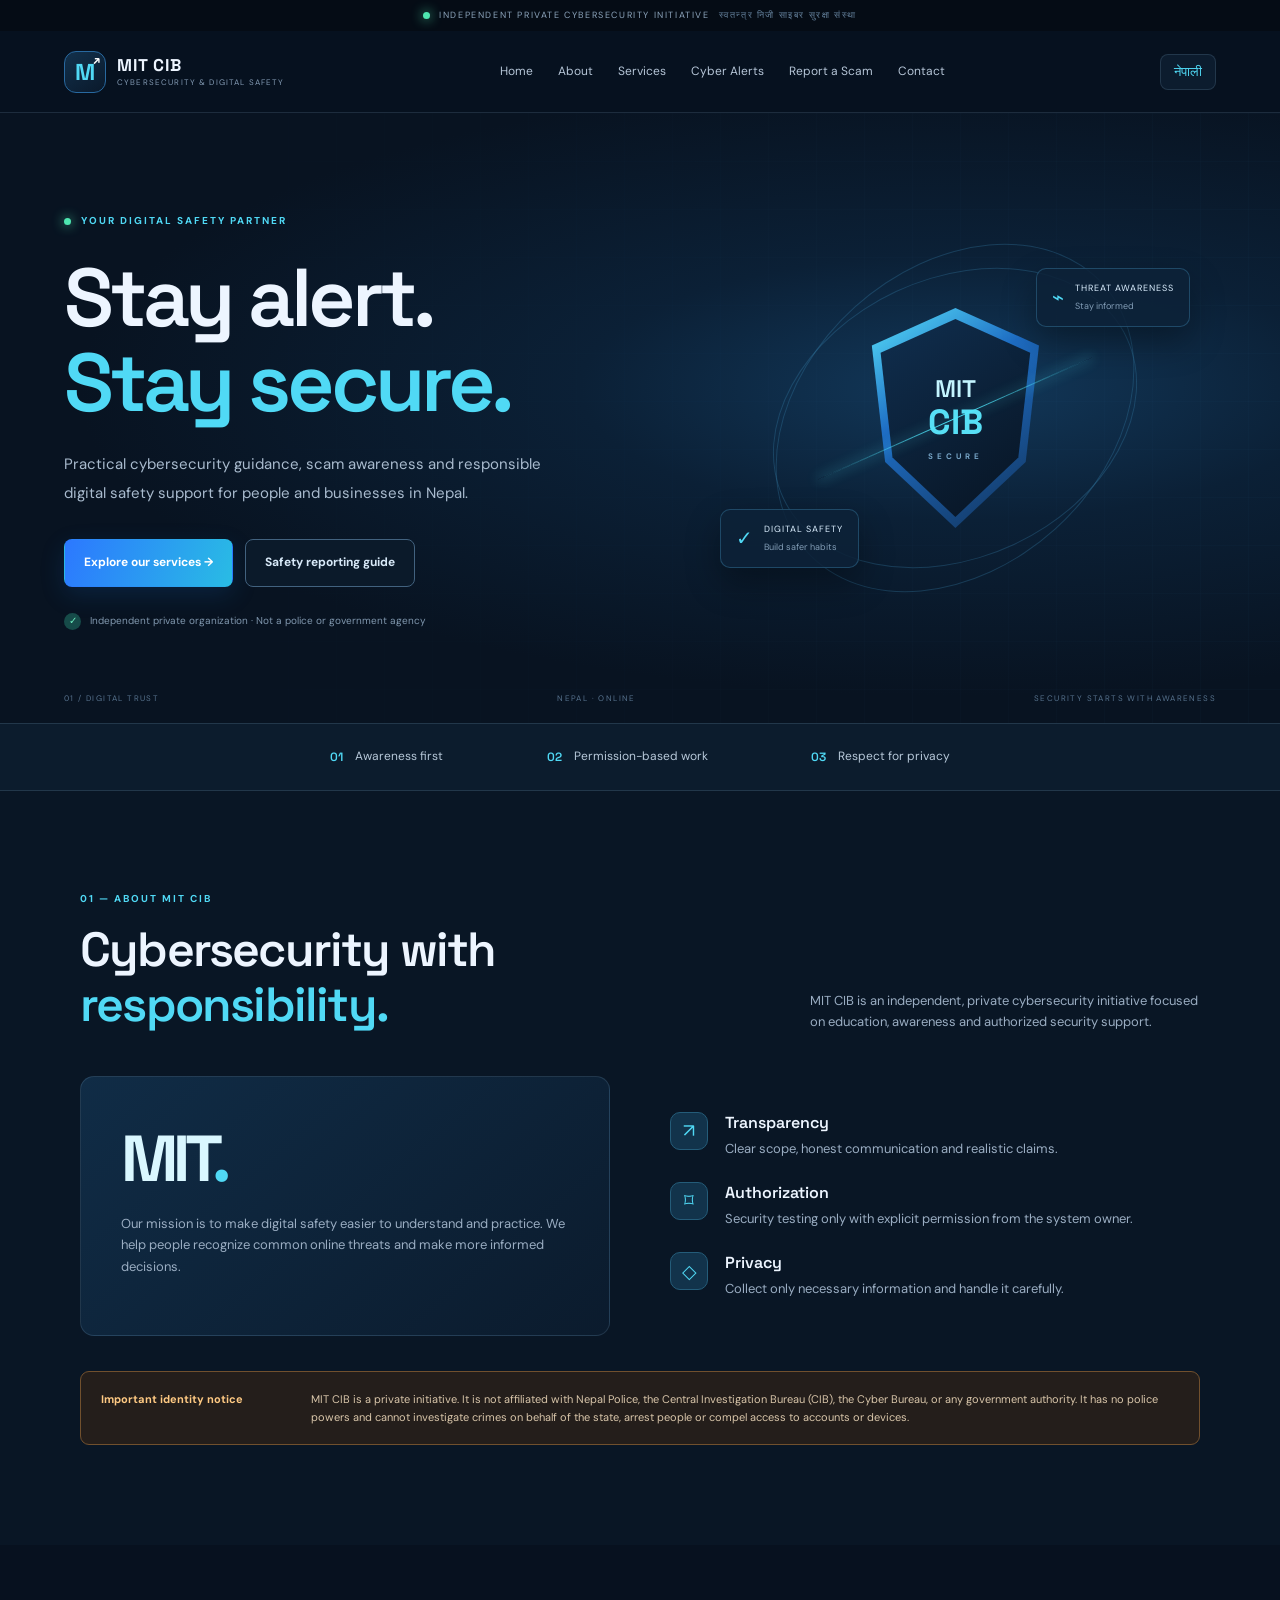
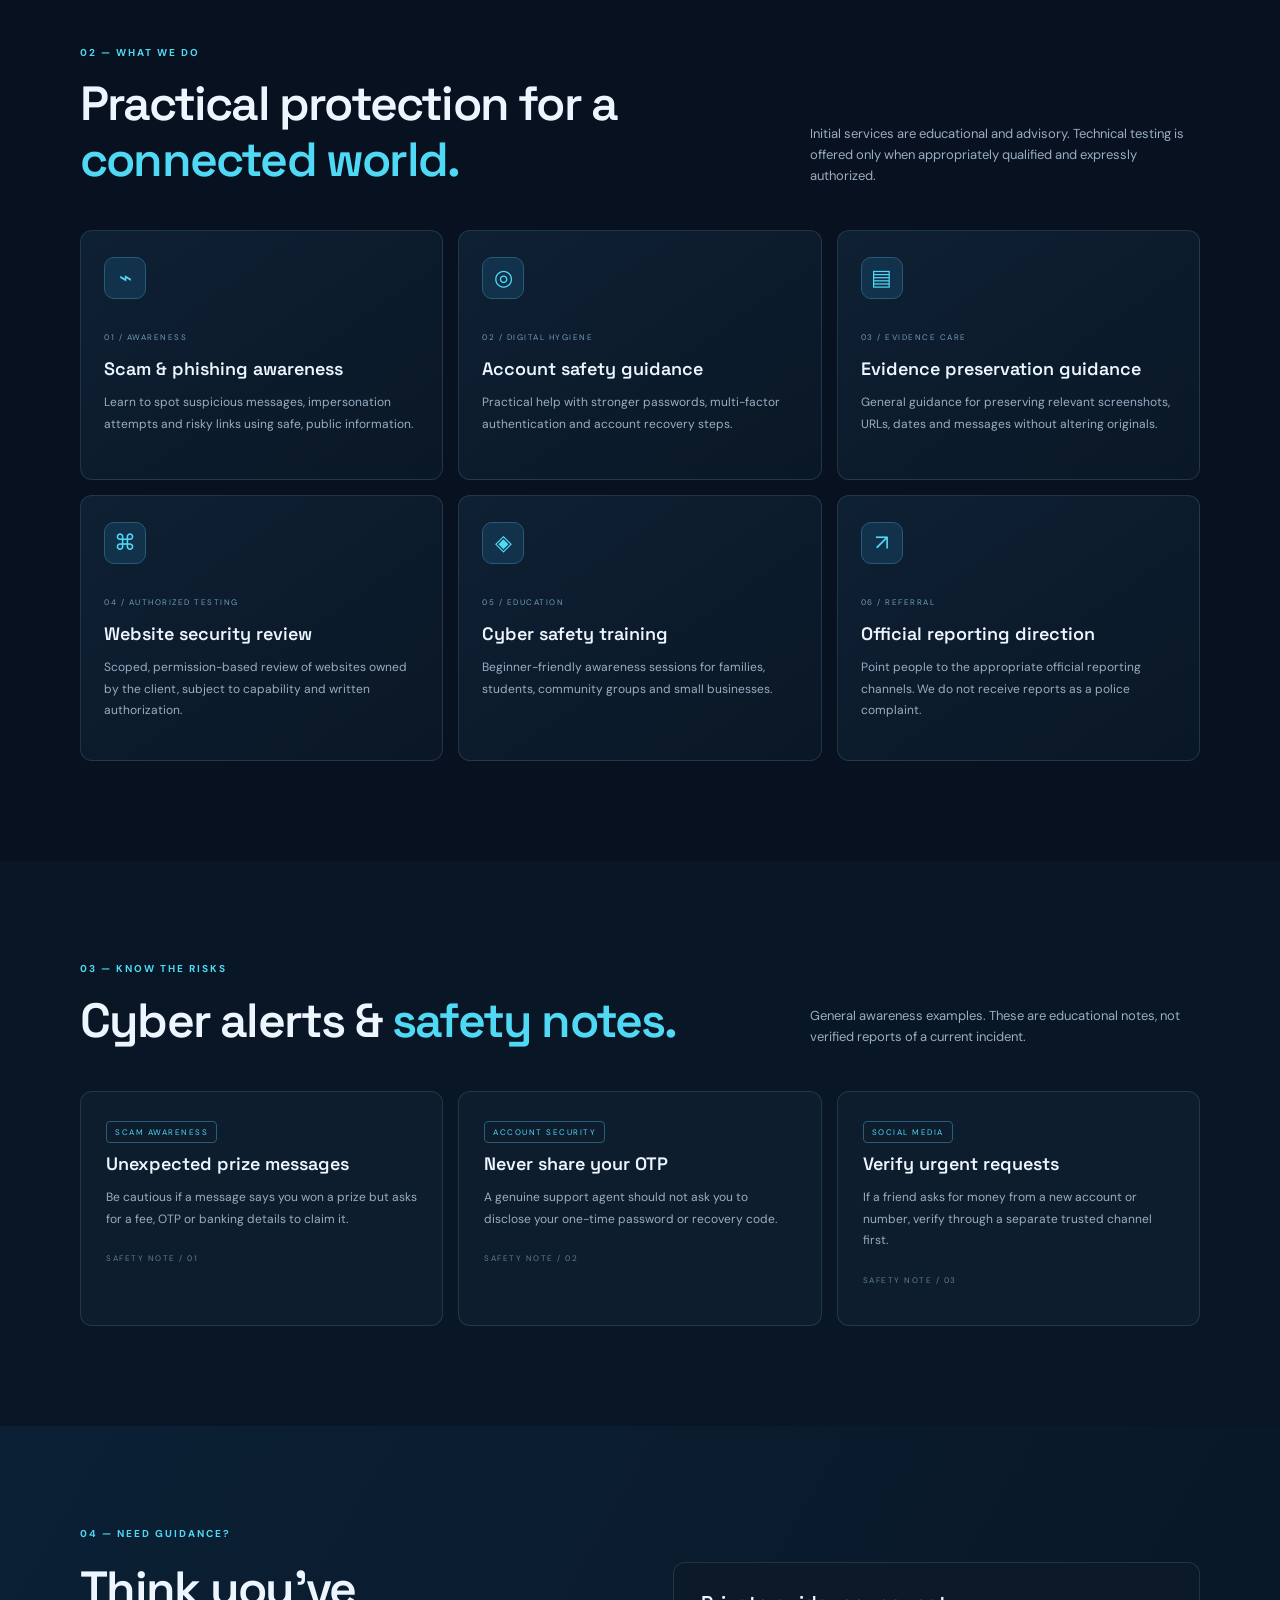
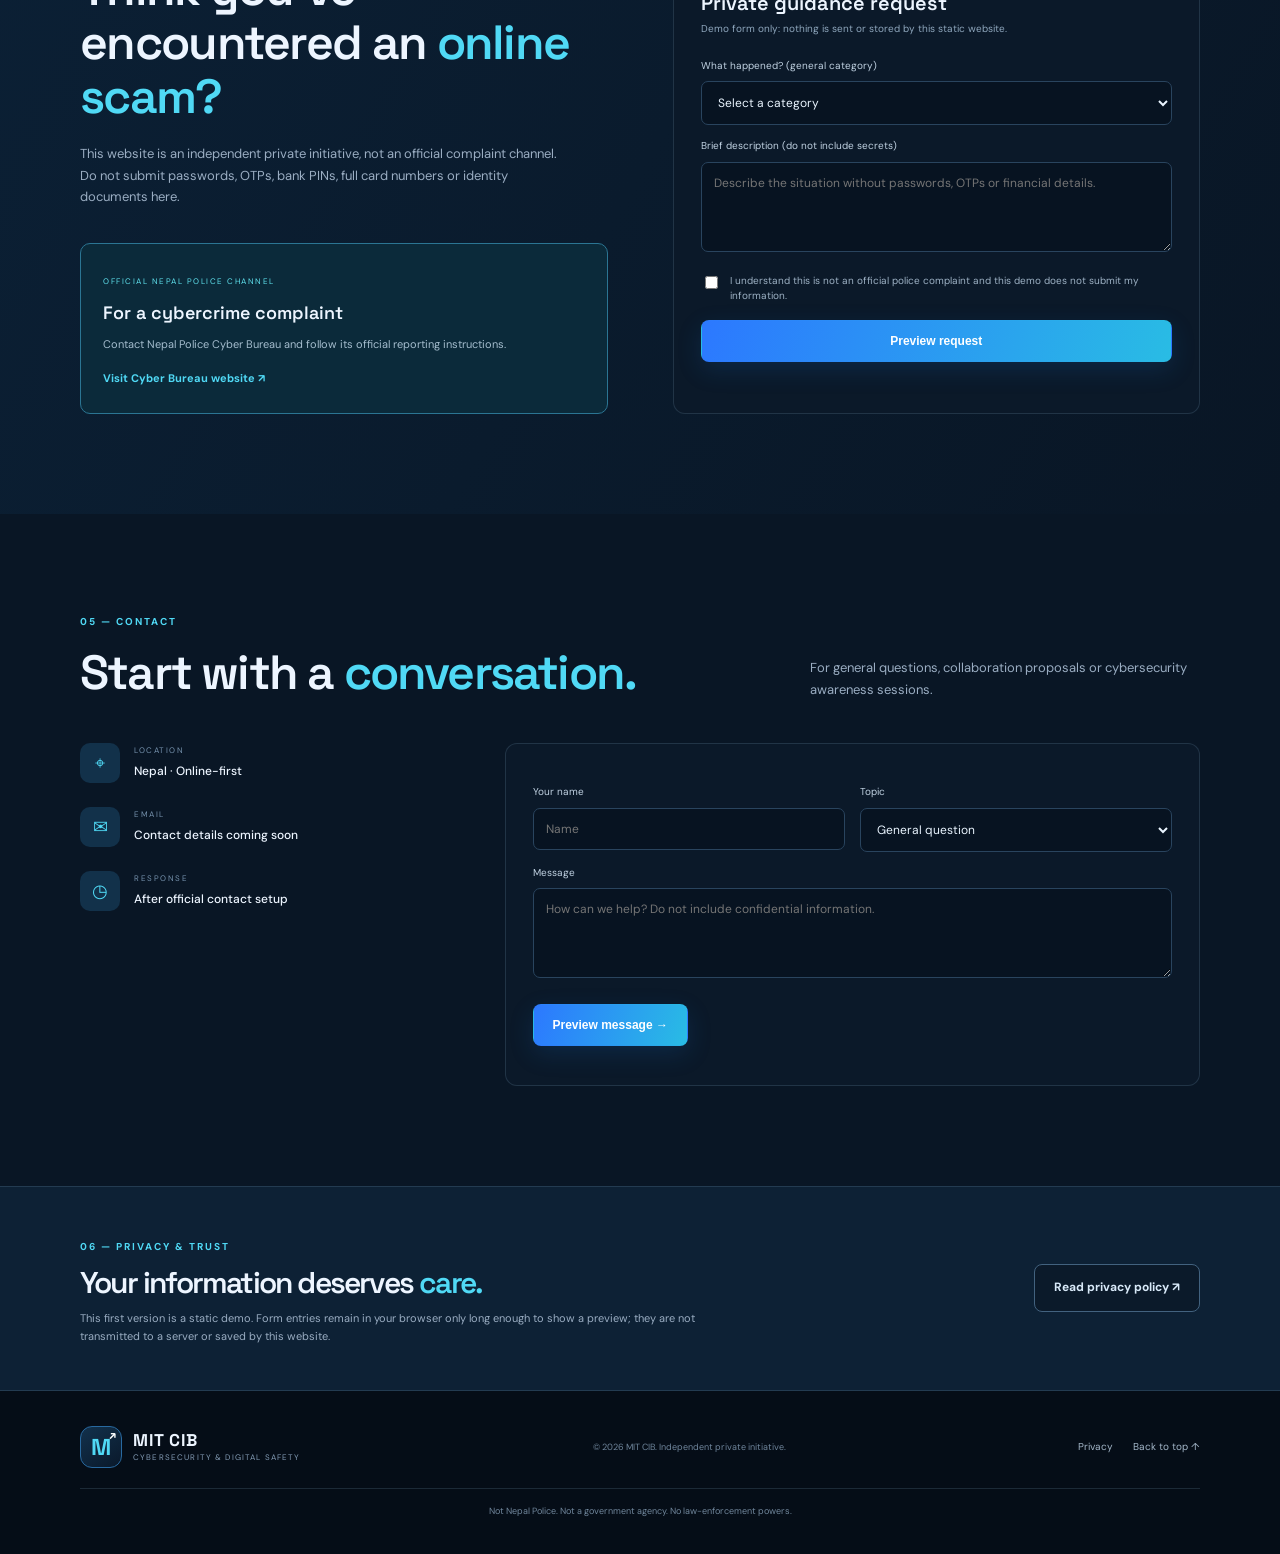
<file: index.html>
<!doctype html>
<html lang="en">
<head>
  <meta charset="utf-8">
  <meta name="viewport" content="width=device-width, initial-scale=1">
  <meta name="description" content="MIT CIB is an independent private cybersecurity awareness and consulting initiative in Nepal.">
  <title>MIT CIB | Cybersecurity & Digital Safety</title>
  <link rel="stylesheet" href="styles.css">
</head>
<body>
  <div class="topline"><span class="pulse"></span> INDEPENDENT PRIVATE CYBERSECURITY INITIATIVE <span class="top-ne">स्वतन्त्र निजी साइबर सुरक्षा संस्था</span></div>
  <header class="site-header">
    <a class="brand" href="#home" aria-label="MIT CIB home">
      <span class="brand-mark">M<span>↗</span></span>
      <span><strong>MIT CIB</strong><small>CYBERSECURITY & DIGITAL SAFETY</small></span>
    </a>
    <button class="menu-toggle" id="menuToggle" aria-label="Toggle navigation" aria-expanded="false">☰</button>
    <nav id="mainNav">
      <a href="#home" data-en="Home" data-ne="गृहपृष्ठ">Home</a>
      <a href="#about" data-en="About" data-ne="हाम्रोबारे">About</a>
      <a href="#services" data-en="Services" data-ne="सेवाहरू">Services</a>
      <a href="#alerts" data-en="Cyber Alerts" data-ne="साइबर सचेतना">Cyber Alerts</a>
      <a href="#report" data-en="Report a Scam" data-ne="ठगी रिपोर्ट">Report a Scam</a>
      <a href="#contact" data-en="Contact" data-ne="सम्पर्क">Contact</a>
    </nav>
    <button class="lang-switch" id="langSwitch" type="button">नेपाली</button>
  </header>

  <main>
    <section class="hero" id="home">
      <div class="hero-grid"></div>
      <div class="hero-content">
        <div class="eyebrow"><span class="eyebrow-dot"></span><span data-en="YOUR DIGITAL SAFETY PARTNER" data-ne="तपाईंको डिजिटल सुरक्षा साझेदार">YOUR DIGITAL SAFETY PARTNER</span></div>
        <h1 data-en="Stay alert.<br><em>Stay secure.</em>" data-ne="सचेत रहनुहोस्।<br><em>सुरक्षित रहनुहोस्।</em>">Stay alert.<br><em>Stay secure.</em></h1>
        <p data-en="Practical cybersecurity guidance, scam awareness and responsible digital safety support for people and businesses in Nepal." data-ne="नेपालका व्यक्ति तथा व्यवसायका लागि व्यावहारिक साइबर सुरक्षा मार्गदर्शन, अनलाइन ठगीसम्बन्धी सचेतना र जिम्मेवार डिजिटल सुरक्षा सहयोग।">Practical cybersecurity guidance, scam awareness and responsible digital safety support for people and businesses in Nepal.</p>
        <div class="hero-actions">
          <a class="btn btn-primary" href="#services" data-en="Explore our services →" data-ne="हाम्रा सेवाहरू हेर्नुहोस् →">Explore our services →</a>
          <a class="btn btn-outline" href="#report" data-en="Safety reporting guide" data-ne="रिपोर्ट गर्ने जानकारी">Safety reporting guide</a>
        </div>
        <div class="hero-note"><span class="shield">✓</span><span data-en="Independent private organization · Not a police or government agency" data-ne="स्वतन्त्र निजी संस्था · प्रहरी वा सरकारी निकाय होइन">Independent private organization · Not a police or government agency</span></div>
      </div>
      <div class="hero-art" aria-hidden="true">
        <div class="orbit orbit-one"></div><div class="orbit orbit-two"></div>
        <div class="core-shield"><div class="core-inner">MIT<br><b>CIB</b><small>SECURE</small></div></div>
        <div class="float-card card-a"><span class="mini-icon">⌁</span><span>THREAT AWARENESS<small>Stay informed</small></span></div>
        <div class="float-card card-b"><span class="mini-icon">✓</span><span>DIGITAL SAFETY<small>Build safer habits</small></span></div>
        <div class="scan-line"></div>
      </div>
      <div class="hero-bottom"><span>01 / DIGITAL TRUST</span><span>NEPAL · ONLINE</span><span>SECURITY STARTS WITH AWARENESS</span></div>
    </section>

    <section class="trust-strip">
      <div><b>01</b><span data-en="Awareness first" data-ne="पहिले सचेतना">Awareness first</span></div>
      <div><b>02</b><span data-en="Permission-based work" data-ne="अनुमतिमा आधारित काम">Permission-based work</span></div>
      <div><b>03</b><span data-en="Respect for privacy" data-ne="गोपनीयताको सम्मान">Respect for privacy</span></div>
    </section>

    <section class="section" id="about">
      <div class="section-kicker">01 — ABOUT MIT CIB</div>
      <div class="section-heading"><h2 data-en="Cybersecurity with <em>responsibility.</em>" data-ne="जिम्मेवारीसहितको <em>साइबर सुरक्षा।</em>">Cybersecurity with <em>responsibility.</em></h2><p data-en="MIT CIB is an independent, private cybersecurity initiative focused on education, awareness and authorized security support." data-ne="MIT CIB शिक्षा, सचेतना र अधिकृत सुरक्षा सहयोगमा केन्द्रित स्वतन्त्र निजी साइबर सुरक्षा पहल हो।">MIT CIB is an independent, private cybersecurity initiative focused on education, awareness and authorized security support.</p></div>
      <div class="about-grid">
        <div class="about-panel"><div class="big-number">MIT<span>.</span></div><p data-en="Our mission is to make digital safety easier to understand and practice. We help people recognize common online threats and make more informed decisions." data-ne="डिजिटल सुरक्षा बुझ्न र अभ्यास गर्न सजिलो बनाउनु हाम्रो उद्देश्य हो। हामी मानिसहरूलाई सामान्य अनलाइन जोखिम पहिचान गर्न र सचेत निर्णय लिन सहयोग गर्छौँ।">Our mission is to make digital safety easier to understand and practice. We help people recognize common online threats and make more informed decisions.</p></div>
        <div class="values">
          <article><span>↗</span><div><h3 data-en="Transparency" data-ne="पारदर्शिता">Transparency</h3><p data-en="Clear scope, honest communication and realistic claims." data-ne="स्पष्ट कार्यक्षेत्र, इमानदार सञ्चार र यथार्थपरक दाबी।">Clear scope, honest communication and realistic claims.</p></div></article>
          <article><span>⌑</span><div><h3 data-en="Authorization" data-ne="अनुमति">Authorization</h3><p data-en="Security testing only with explicit permission from the system owner." data-ne="प्रणालीको मालिकको स्पष्ट अनुमतिमा मात्र सुरक्षा परीक्षण।">Security testing only with explicit permission from the system owner.</p></div></article>
          <article><span>◇</span><div><h3 data-en="Privacy" data-ne="गोपनीयता">Privacy</h3><p data-en="Collect only necessary information and handle it carefully." data-ne="आवश्यक जानकारी मात्र सङ्कलन गर्ने र सावधानीपूर्वक व्यवस्थापन गर्ने।">Collect only necessary information and handle it carefully.</p></div></article>
        </div>
      </div>
      <div class="notice"><strong>Important identity notice</strong><span>MIT CIB is a private initiative. It is not affiliated with Nepal Police, the Central Investigation Bureau (CIB), the Cyber Bureau, or any government authority. It has no police powers and cannot investigate crimes on behalf of the state, arrest people or compel access to accounts or devices.</span></div>
    </section>

    <section class="section section-dark" id="services">
      <div class="section-kicker">02 — WHAT WE DO</div>
      <div class="section-heading"><h2 data-en="Practical protection for a <em>connected world.</em>" data-ne="जोडिएको संसारका लागि <em>व्यावहारिक सुरक्षा।</em>">Practical protection for a <em>connected world.</em></h2><p data-en="Initial services are educational and advisory. Technical testing is offered only when appropriately qualified and expressly authorized." data-ne="प्रारम्भिक सेवाहरू शैक्षिक र परामर्शमा आधारित छन्। प्राविधिक परीक्षण उपयुक्त योग्यता र स्पष्ट अनुमतिपछि मात्र गरिन्छ।">Initial services are educational and advisory. Technical testing is offered only when appropriately qualified and expressly authorized.</p></div>
      <div class="service-grid">
        <article class="service-card"><div class="service-icon">⌁</div><small>01 / AWARENESS</small><h3 data-en="Scam & phishing awareness" data-ne="अनलाइन ठगी तथा फिसिङ सचेतना">Scam & phishing awareness</h3><p data-en="Learn to spot suspicious messages, impersonation attempts and risky links using safe, public information." data-ne="सुरक्षित सार्वजनिक जानकारी प्रयोग गरी शङ्कास्पद सन्देश, नक्कली पहिचान र जोखिमपूर्ण लिङ्क चिन्न सिक्नुहोस्।">Learn to spot suspicious messages, impersonation attempts and risky links using safe, public information.</p></article>
        <article class="service-card"><div class="service-icon">◎</div><small>02 / DIGITAL HYGIENE</small><h3 data-en="Account safety guidance" data-ne="खाता सुरक्षा मार्गदर्शन">Account safety guidance</h3><p data-en="Practical help with stronger passwords, multi-factor authentication and account recovery steps." data-ne="बलियो पासवर्ड, बहु-कारक प्रमाणीकरण र खाता पुनःप्राप्तिका व्यावहारिक उपाय।">Practical help with stronger passwords, multi-factor authentication and account recovery steps.</p></article>
        <article class="service-card"><div class="service-icon">▤</div><small>03 / EVIDENCE CARE</small><h3 data-en="Evidence preservation guidance" data-ne="डिजिटल प्रमाण सुरक्षित राख्ने मार्गदर्शन">Evidence preservation guidance</h3><p data-en="General guidance for preserving relevant screenshots, URLs, dates and messages without altering originals." data-ne="मूल सामग्री परिवर्तन नगरी सम्बन्धित स्क्रिनसट, URL, मिति र सन्देश सुरक्षित राख्ने सामान्य मार्गदर्शन।">General guidance for preserving relevant screenshots, URLs, dates and messages without altering originals.</p></article>
        <article class="service-card"><div class="service-icon">⌘</div><small>04 / AUTHORIZED TESTING</small><h3 data-en="Website security review" data-ne="वेबसाइट सुरक्षा समीक्षा">Website security review</h3><p data-en="Scoped, permission-based review of websites owned by the client, subject to capability and written authorization." data-ne="ग्राहकको स्वामित्वमा रहेका वेबसाइटको लिखित अनुमति र तोकिएको कार्यक्षेत्रभित्र सुरक्षा समीक्षा।">Scoped, permission-based review of websites owned by the client, subject to capability and written authorization.</p></article>
        <article class="service-card"><div class="service-icon">◈</div><small>05 / EDUCATION</small><h3 data-en="Cyber safety training" data-ne="साइबर सुरक्षा तालिम">Cyber safety training</h3><p data-en="Beginner-friendly awareness sessions for families, students, community groups and small businesses." data-ne="परिवार, विद्यार्थी, समुदाय र साना व्यवसायका लागि शुरुआती स्तरको सचेतना कार्यक्रम।">Beginner-friendly awareness sessions for families, students, community groups and small businesses.</p></article>
        <article class="service-card"><div class="service-icon">↗</div><small>06 / REFERRAL</small><h3 data-en="Official reporting direction" data-ne="आधिकारिक रिपोर्टिङ मार्गदर्शन">Official reporting direction</h3><p data-en="Point people to the appropriate official reporting channels. We do not receive reports as a police complaint." data-ne="सम्बन्धित आधिकारिक रिपोर्टिङ माध्यमतर्फ मार्गदर्शन। हामी प्रहरी उजुरी दर्ता गर्दैनौँ।">Point people to the appropriate official reporting channels. We do not receive reports as a police complaint.</p></article>
      </div>
    </section>

    <section class="section" id="alerts">
      <div class="section-kicker">03 — KNOW THE RISKS</div>
      <div class="section-heading"><h2 data-en="Cyber alerts & <em>safety notes.</em>" data-ne="साइबर सचेतना र <em>सुरक्षा जानकारी।</em>">Cyber alerts & <em>safety notes.</em></h2><p data-en="General awareness examples. These are educational notes, not verified reports of a current incident." data-ne="सामान्य सचेतनाका उदाहरणहरू। यी शैक्षिक जानकारी हुन्, हालको घटनाबारे प्रमाणित रिपोर्ट होइनन्।">General awareness examples. These are educational notes, not verified reports of a current incident.</p></div>
      <div class="alert-grid">
        <article class="alert-card"><span class="alert-tag">SCAM AWARENESS</span><h3 data-en="Unexpected prize messages" data-ne="अप्रत्याशित पुरस्कार सन्देश">Unexpected prize messages</h3><p data-en="Be cautious if a message says you won a prize but asks for a fee, OTP or banking details to claim it." data-ne="पुरस्कार पाउन शुल्क, OTP वा बैंक विवरण माग्ने सन्देशप्रति सावधान रहनुहोस्।">Be cautious if a message says you won a prize but asks for a fee, OTP or banking details to claim it.</p><span class="alert-foot">SAFETY NOTE / 01</span></article>
        <article class="alert-card"><span class="alert-tag">ACCOUNT SECURITY</span><h3 data-en="Never share your OTP" data-ne="आफ्नो OTP कहिल्यै नदिनुहोस्">Never share your OTP</h3><p data-en="A genuine support agent should not ask you to disclose your one-time password or recovery code." data-ne="वास्तविक सहायता प्रतिनिधिले तपाईंको एकपटक प्रयोग हुने पासवर्ड वा रिकभरी कोड माग्नु हुँदैन।">A genuine support agent should not ask you to disclose your one-time password or recovery code.</p><span class="alert-foot">SAFETY NOTE / 02</span></article>
        <article class="alert-card"><span class="alert-tag">SOCIAL MEDIA</span><h3 data-en="Verify urgent requests" data-ne="हतारको अनुरोध पुष्टि गर्नुहोस्">Verify urgent requests</h3><p data-en="If a friend asks for money from a new account or number, verify through a separate trusted channel first." data-ne="साथीले नयाँ खाता वा नम्बरबाट पैसा मागेमा अर्को विश्वसनीय माध्यमबाट पुष्टि गर्नुहोस्।">If a friend asks for money from a new account or number, verify through a separate trusted channel first.</p><span class="alert-foot">SAFETY NOTE / 03</span></article>
      </div>
    </section>

    <section class="section report-section" id="report">
      <div class="section-kicker">04 — NEED GUIDANCE?</div>
      <div class="report-layout">
        <div><h2 data-en="Think you've encountered an <em>online scam?</em>" data-ne="के तपाईंले <em>अनलाइन ठगी</em> सामना गर्नुभयो?">Think you've encountered an <em>online scam?</em></h2><p data-en="This website is an independent private initiative, not an official complaint channel. Do not submit passwords, OTPs, bank PINs, full card numbers or identity documents here." data-ne="यो वेबसाइट स्वतन्त्र निजी पहल हो, आधिकारिक उजुरी माध्यम होइन। यहाँ पासवर्ड, OTP, बैंक PIN, पूरा कार्ड नम्बर वा परिचयपत्र नपठाउनुहोस्।">This website is an independent private initiative, not an official complaint channel. Do not submit passwords, OTPs, bank PINs, full card numbers or identity documents here.</p>
          <div class="official-box"><span class="official-label">OFFICIAL NEPAL POLICE CHANNEL</span><h3 data-en="For a cybercrime complaint" data-ne="साइबर अपराधको उजुरीका लागि">For a cybercrime complaint</h3><p data-en="Contact Nepal Police Cyber Bureau and follow its official reporting instructions." data-ne="नेपाल प्रहरी साइबर ब्यूरोसँग सम्पर्क गरी आधिकारिक रिपोर्टिङ निर्देशन पालना गर्नुहोस्।">Contact Nepal Police Cyber Bureau and follow its official reporting instructions.</p><a href="https://cyberbureau.nepalpolice.gov.np/" target="_blank" rel="noopener noreferrer">Visit Cyber Bureau website ↗</a></div>
        </div>
        <form class="form-card" id="reportForm">
          <h3 data-en="Private guidance request" data-ne="निजी मार्गदर्शन अनुरोध">Private guidance request</h3>
          <p class="form-note" data-en="Demo form only: nothing is sent or stored by this static website." data-ne="डेमो फारम मात्र: यो स्थिर वेबसाइटले कुनै जानकारी पठाउँदैन वा भण्डारण गर्दैन।">Demo form only: nothing is sent or stored by this static website.</p>
          <label for="reportType" data-en="What happened? (general category)" data-ne="के भयो? (सामान्य प्रकार)">What happened? (general category)</label>
          <select id="reportType" required><option value="">Select a category</option><option>Suspicious message or link</option><option>Impersonation / fake account</option><option>Payment or shopping scam</option><option>Account security concern</option><option>Other / unsure</option></select>
          <label for="reportDetails" data-en="Brief description (do not include secrets)" data-ne="छोटो विवरण (गोप्य जानकारी नराख्नुहोस्)">Brief description (do not include secrets)</label>
          <textarea id="reportDetails" rows="4" maxlength="500" placeholder="Describe the situation without passwords, OTPs or financial details." required></textarea>
          <label class="checkline"><input type="checkbox" id="reportConsent" required><span data-en="I understand this is not an official police complaint and this demo does not submit my information." data-ne="यो आधिकारिक प्रहरी उजुरी होइन र डेमोले मेरो जानकारी पठाउँदैन भन्ने मैले बुझेँ।">I understand this is not an official police complaint and this demo does not submit my information.</span></label>
          <button class="btn btn-primary full" type="submit" data-en="Preview request" data-ne="अनुरोध पूर्वावलोकन">Preview request</button>
          <div class="form-result" id="reportResult" role="status" aria-live="polite"></div>
        </form>
      </div>
    </section>

    <section class="section contact-section" id="contact">
      <div class="section-kicker">05 — CONTACT</div>
      <div class="section-heading"><h2 data-en="Start with a <em>conversation.</em>" data-ne="<em>कुराकानीबाट</em> सुरु गरौँ।">Start with a <em>conversation.</em></h2><p data-en="For general questions, collaboration proposals or cybersecurity awareness sessions." data-ne="सामान्य प्रश्न, सहकार्य प्रस्ताव वा साइबर सुरक्षा सचेतना कार्यक्रमका लागि।">For general questions, collaboration proposals or cybersecurity awareness sessions.</p></div>
      <div class="contact-grid">
        <div class="contact-info"><div class="contact-item"><span>⌖</span><div><small>LOCATION</small><b>Nepal · Online-first</b></div></div><div class="contact-item"><span>✉</span><div><small>EMAIL</small><b>Contact details coming soon</b></div></div><div class="contact-item"><span>◷</span><div><small>RESPONSE</small><b>After official contact setup</b></div></div></div>
        <form class="contact-form" id="contactForm"><div class="two-fields"><div><label for="contactName">Your name</label><input id="contactName" required maxlength="80" placeholder="Name"></div><div><label for="contactTopic">Topic</label><select id="contactTopic"><option>General question</option><option>Awareness session</option><option>Business inquiry</option><option>Collaboration</option></select></div></div><label for="contactMessage">Message</label><textarea id="contactMessage" rows="4" required maxlength="700" placeholder="How can we help? Do not include confidential information."></textarea><button class="btn btn-primary" type="submit">Preview message →</button><div class="form-result" id="contactResult" role="status" aria-live="polite"></div></form>
      </div>
    </section>

    <section class="privacy-band" id="privacy"><div><span class="section-kicker">06 — PRIVACY & TRUST</span><h2 data-en="Your information deserves <em>care.</em>" data-ne="तपाईंको जानकारी <em>सुरक्षित रहनुपर्छ।</em>">Your information deserves <em>care.</em></h2><p data-en="This first version is a static demo. Form entries remain in your browser only long enough to show a preview; they are not transmitted to a server or saved by this website." data-ne="यो पहिलो संस्करण स्थिर डेमो हो। फारमको विवरण पूर्वावलोकन देखाउन ब्राउजरमा क्षणभर रहन्छ; सर्भरमा पठाइँदैन वा वेबसाइटले सुरक्षित गर्दैन।">This first version is a static demo. Form entries remain in your browser only long enough to show a preview; they are not transmitted to a server or saved by this website.</p></div><a href="privacy.html" class="btn btn-outline">Read privacy policy ↗</a></section>
  </main>

  <footer class="footer"><a class="brand" href="#home"><span class="brand-mark">M<span>↗</span></span><span><strong>MIT CIB</strong><small>CYBERSECURITY & DIGITAL SAFETY</small></span></a><p>© <span id="year"></span> MIT CIB. Independent private initiative.</p><div><a href="privacy.html">Privacy</a><a href="#home">Back to top ↑</a></div><p class="footer-disclaimer">Not Nepal Police. Not a government agency. No law-enforcement powers.</p></footer>
  <script src="script.js"></script>
</body>
</html>
</file>
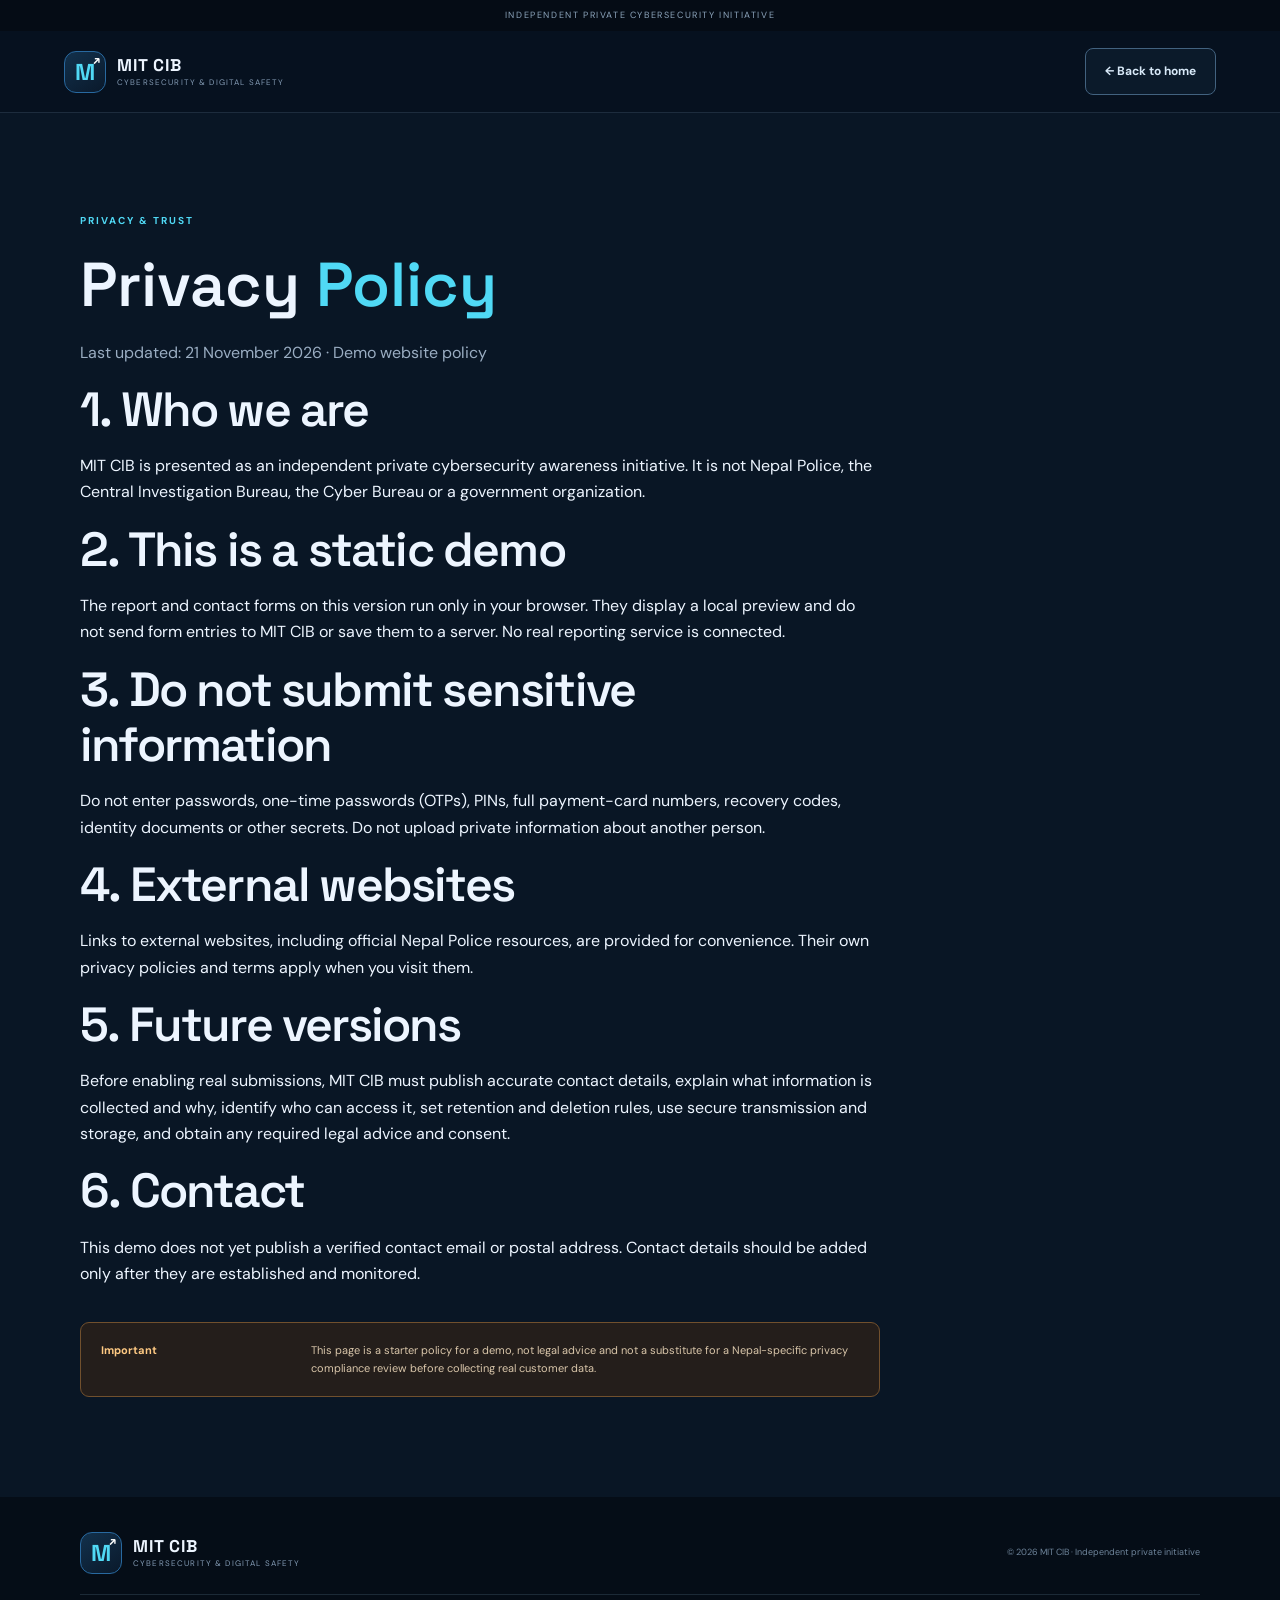
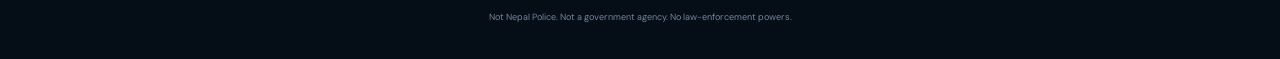
<file: privacy.html>
<!doctype html>
<html lang="en"><head><meta charset="utf-8"><meta name="viewport" content="width=device-width, initial-scale=1"><title>Privacy Policy | MIT CIB</title><link rel="stylesheet" href="styles.css"></head>
<body><div class="topline">INDEPENDENT PRIVATE CYBERSECURITY INITIATIVE</div><header class="site-header"><a class="brand" href="index.html"><span class="brand-mark">M<span>↗</span></span><span><strong>MIT CIB</strong><small>CYBERSECURITY & DIGITAL SAFETY</small></span></a><a class="btn btn-outline" href="index.html">← Back to home</a></header>
<main class="section"><div class="section-kicker">PRIVACY & TRUST</div><h1 style="font:600 clamp(38px,6vw,62px) 'Space Grotesk',Arial;margin:15px 0">Privacy <em style="color:var(--cyan);font-style:normal">Policy</em></h1><p style="color:var(--muted)">Last updated: 21 November 2026 · Demo website policy</p>
<div style="max-width:800px">
<h2>1. Who we are</h2><p>MIT CIB is presented as an independent private cybersecurity awareness initiative. It is not Nepal Police, the Central Investigation Bureau, the Cyber Bureau or a government organization.</p>
<h2>2. This is a static demo</h2><p>The report and contact forms on this version run only in your browser. They display a local preview and do not send form entries to MIT CIB or save them to a server. No real reporting service is connected.</p>
<h2>3. Do not submit sensitive information</h2><p>Do not enter passwords, one-time passwords (OTPs), PINs, full payment-card numbers, recovery codes, identity documents or other secrets. Do not upload private information about another person.</p>
<h2>4. External websites</h2><p>Links to external websites, including official Nepal Police resources, are provided for convenience. Their own privacy policies and terms apply when you visit them.</p>
<h2>5. Future versions</h2><p>Before enabling real submissions, MIT CIB must publish accurate contact details, explain what information is collected and why, identify who can access it, set retention and deletion rules, use secure transmission and storage, and obtain any required legal advice and consent.</p>
<h2>6. Contact</h2><p>This demo does not yet publish a verified contact email or postal address. Contact details should be added only after they are established and monitored.</p>
<div class="notice"><strong>Important</strong><span>This page is a starter policy for a demo, not legal advice and not a substitute for a Nepal-specific privacy compliance review before collecting real customer data.</span></div>
</div></main><footer class="footer"><a class="brand" href="index.html"><span class="brand-mark">M<span>↗</span></span><span><strong>MIT CIB</strong><small>CYBERSECURITY & DIGITAL SAFETY</small></span></a><p>© <span id="year"></span> MIT CIB · Independent private initiative</p><p class="footer-disclaimer">Not Nepal Police. Not a government agency. No law-enforcement powers.</p></footer><script>document.getElementById("year").textContent=new Date().getFullYear()</script></body></html>
</file>
<file: styles.css>
@import url('https://fonts.googleapis.com/css2?family=DM+Sans:wght@400;500;600;700&family=Space+Grotesk:wght@400;500;600;700&display=swap');
:root{--bg:#07111f;--panel:#0c1b2d;--panel2:#10243a;--text:#edf5ff;--muted:#9aadc2;--cyan:#50d9f5;--blue:#377dff;--line:rgba(150,190,225,.16);--font:'DM Sans',Arial,sans-serif;--display:'Space Grotesk',Arial,sans-serif}
*{box-sizing:border-box}html{scroll-behavior:smooth;scroll-padding-top:90px}body{margin:0;background:#081321;color:var(--text);font-family:var(--font);line-height:1.65}a{color:inherit;text-decoration:none}.topline{height:31px;background:#050c15;color:#8da5bc;font-size:9px;letter-spacing:1.6px;display:flex;align-items:center;justify-content:center;gap:9px}.top-ne{color:#66839e}.pulse,.eyebrow-dot{width:7px;height:7px;border-radius:50%;background:#4ee6b0;box-shadow:0 0 12px #4ee6b0}.site-header{height:82px;padding:0 max(calc((100% - 1180px)/2),5%);display:flex;align-items:center;justify-content:space-between;background:rgba(7,17,31,.94);border-bottom:1px solid var(--line);position:sticky;top:0;z-index:20;backdrop-filter:blur(16px)}.brand{display:flex;align-items:center;gap:11px;min-width:205px}.brand-mark{width:42px;height:42px;border:1px solid #2869a0;border-radius:12px;display:grid;place-items:center;font:700 23px var(--display);color:var(--cyan);background:linear-gradient(145deg,#12314c,#0a192b);position:relative}.brand-mark span{font-size:12px;position:absolute;right:5px;top:0;color:#fff}.brand strong{font:700 17px var(--display);letter-spacing:1px;display:block}.brand small{font-size:8px;letter-spacing:1.15px;color:#839bb4;display:block}.site-header nav{display:flex;gap:25px;align-items:center}.site-header nav a{font-size:12px;color:#b5c5d7;transition:.2s}.site-header nav a:hover{color:var(--cyan)}.lang-switch,.menu-toggle{border:1px solid var(--line);color:var(--cyan);background:#0c1c2e;padding:9px 13px;border-radius:8px;cursor:pointer}.menu-toggle{display:none}.hero{min-height:610px;position:relative;overflow:hidden;padding:100px max(calc((100% - 1180px)/2),5%) 62px;background:radial-gradient(ellipse at 75% 45%,#12385a 0%,#0b2036 28%,#081321 65%)}.hero-grid{position:absolute;inset:0;opacity:.18;background-image:linear-gradient(rgba(74,151,206,.15) 1px,transparent 1px),linear-gradient(90deg,rgba(74,151,206,.15) 1px,transparent 1px);background-size:48px 48px;mask-image:linear-gradient(90deg,transparent,#000)}.hero-content{position:relative;z-index:2;max-width:590px}.eyebrow,.section-kicker{font-size:10px;letter-spacing:2px;color:var(--cyan);font-weight:700}.eyebrow{display:flex;align-items:center;gap:10px}.hero h1{font:600 clamp(48px,6.5vw,82px)/1.04 var(--display);letter-spacing:-4px;margin:25px 0}.hero h1 em,.section h2 em,.privacy-band h2 em{font-style:normal;color:var(--cyan)}.hero-content>p{color:#a9bbce;max-width:500px;font-size:15px;line-height:1.9}.hero-actions{display:flex;gap:12px;margin-top:32px;flex-wrap:wrap}.btn{display:inline-flex;align-items:center;justify-content:center;padding:13px 19px;border-radius:8px;font-size:12px;font-weight:700;cursor:pointer;border:1px solid transparent;transition:.2s}.btn-primary{background:linear-gradient(110deg,#2c78ff,#29bce4);color:white;box-shadow:0 8px 25px #1264b333}.btn-primary:hover{transform:translateY(-2px);filter:brightness(1.1)}.btn-outline{border-color:#42627f;color:#d8e9f8;background:#0b1a2a}.btn-outline:hover{border-color:var(--cyan);color:var(--cyan)}.hero-note{margin-top:26px;display:flex;align-items:center;gap:9px;color:#8198af;font-size:10px}.shield{width:17px;height:17px;display:grid;place-items:center;border-radius:50%;background:#164b49;color:#6ff0c0}.hero-art{position:absolute;width:470px;height:430px;right:7%;top:90px;display:grid;place-items:center}.orbit{position:absolute;border:1px solid #3b8bb54a;border-radius:50%;transform:rotate(-25deg)}.orbit-one{width:380px;height:280px}.orbit-two{width:300px;height:400px;transform:rotate(48deg)}.core-shield{width:190px;height:220px;clip-path:polygon(50% 0,94% 17%,87% 70%,50% 100%,13% 70%,6% 17%);background:linear-gradient(145deg,#5ceaff,#1e6dc4 40%,#112e52);display:grid;place-items:center;filter:drop-shadow(0 0 38px #32bce955)}.core-inner{width:170px;height:198px;clip-path:polygon(50% 0,94% 17%,87% 70%,50% 100%,13% 70%,6% 17%);background:linear-gradient(145deg,#102f50,#071321);display:grid;align-content:center;justify-items:center;font:600 24px var(--display);color:#c4f5ff;line-height:1.15}.core-inner b{font-size:35px;color:#58dff5}.core-inner small{font:700 8px var(--font);letter-spacing:4px;color:#77a5c7;margin-top:9px}.float-card{position:absolute;background:#0d2238dd;border:1px solid #4ba6d34d;padding:12px 15px;border-radius:10px;display:flex;align-items:center;gap:10px;box-shadow:0 15px 35px #0005;font-size:9px;letter-spacing:1px;color:#dcefff}.float-card small{display:block;color:#829db6;font-size:9px;letter-spacing:0;margin-top:3px}.mini-icon{font-size:20px;color:var(--cyan)}.card-a{top:65px;right:0}.card-b{bottom:65px;left:0}.scan-line{position:absolute;width:300px;height:1px;background:linear-gradient(90deg,transparent,#4feaff,transparent);box-shadow:0 0 12px #4feaff;transform:rotate(-24deg)}.hero-bottom{position:absolute;bottom:18px;left:5%;right:5%;display:flex;justify-content:space-between;color:#57728d;font-size:8px;letter-spacing:1.4px}.trust-strip{display:flex;justify-content:center;gap:9%;padding:23px 5%;background:#0c1c2d;border-top:1px solid var(--line);border-bottom:1px solid var(--line)}.trust-strip div{display:flex;align-items:center;gap:12px;color:#b7c8d9;font-size:12px}.trust-strip b{font:600 12px var(--display);color:var(--cyan)}.section{padding:100px max(calc((100% - 1120px)/2),6%);background:#091625}.section-heading{display:flex;align-items:end;justify-content:space-between;gap:40px;margin:15px 0 43px}.section h2,.privacy-band h2{font:600 clamp(32px,4vw,48px)/1.15 var(--display);letter-spacing:-1.8px;max-width:610px;margin:0}.section-heading>p{max-width:390px;color:var(--muted);font-size:13px;margin:0}.about-grid{display:grid;grid-template-columns:1fr 1fr;gap:60px;align-items:center}.about-panel{padding:40px;background:linear-gradient(140deg,#102c46,#0b1b2d);border:1px solid var(--line);border-radius:14px;min-height:260px}.big-number{font:700 65px var(--display);color:#d9f7ff;letter-spacing:-5px}.big-number span{color:var(--cyan)}.about-panel p,.values p{color:var(--muted);font-size:13px}.values{display:grid;gap:23px}.values article{display:flex;gap:17px}.values article>span{width:38px;height:38px;flex:none;display:grid;place-items:center;background:#12334b;border:1px solid #245c79;border-radius:10px;color:var(--cyan);font-size:19px}.values h3{font:600 16px var(--display);margin:0}.values p{margin:5px 0 0}.notice{margin-top:35px;padding:18px 20px;background:#241e1b;border:1px solid #71502d;border-radius:9px;display:grid;grid-template-columns:190px 1fr;gap:20px;color:#d9c6aa;font-size:11px}.notice strong{color:#ffca83}.section-dark{background:#07111f}.service-grid{display:grid;grid-template-columns:repeat(3,1fr);gap:15px}.service-card{padding:26px 23px;border:1px solid var(--line);border-radius:12px;background:linear-gradient(145deg,#0e2033,#0a1726);min-height:250px;transition:.25s}.service-card:hover,.alert-card:hover{transform:translateY(-4px);border-color:#367a9c}.service-icon{width:42px;height:42px;display:grid;place-items:center;background:#12314a;border:1px solid #275a78;color:var(--cyan);border-radius:10px;font-size:22px;margin-bottom:23px}.service-card small{font-size:8px;letter-spacing:1.5px;color:#6f9bb9}.service-card h3,.alert-card h3{font:600 18px var(--display);margin:9px 0}.service-card p,.alert-card p{color:var(--muted);font-size:12px;line-height:1.8}.alert-grid{display:grid;grid-template-columns:repeat(3,1fr);gap:15px}.alert-card{background:#0d1d2e;border:1px solid var(--line);border-radius:12px;padding:25px;min-height:235px;transition:.2s}.alert-tag{font-size:8px;letter-spacing:1.5px;color:var(--cyan);border:1px solid #285c78;padding:5px 8px;border-radius:4px}.alert-foot{display:block;color:#5e7d98;font-size:8px;letter-spacing:1.5px;margin-top:22px}.report-section{background:linear-gradient(120deg,#0b2035,#091625)}.report-layout{display:grid;grid-template-columns:1fr 1fr;gap:65px;margin-top:20px}.report-layout h2{font:600 clamp(34px,4vw,48px)/1.12 var(--display);letter-spacing:-1.7px;margin:0 0 20px}.report-layout>div>p{color:var(--muted);font-size:13px;max-width:480px}.official-box{margin-top:35px;border:1px solid #2b7593;background:#0b2a3a;padding:22px;border-radius:10px}.official-label{font-size:8px;letter-spacing:1.5px;color:#60e2ee}.official-box h3{font:600 18px var(--display);margin:9px 0}.official-box p{color:#a5bdce;font-size:11px}.official-box a{color:var(--cyan);font-size:11px;font-weight:700}.form-card,.contact-form{padding:27px;background:#0b1929;border:1px solid var(--line);border-radius:12px}.form-card h3{font:600 20px var(--display);margin:0}.form-note{font-size:10px;color:#8fa7bd;margin:5px 0 20px}.form-card label,.contact-form label{display:block;font-size:10px;color:#c1d2e2;margin:13px 0 7px}.form-card input:not([type=checkbox]),.form-card select,.form-card textarea,.contact-form input,.contact-form select,.contact-form textarea{width:100%;padding:12px;border:1px solid #29445e;border-radius:7px;background:#071321;color:#eaf5ff;font:12px var(--font);outline:none}.form-card textarea,.contact-form textarea{resize:vertical}.form-card input:focus,.form-card select:focus,.form-card textarea:focus,.contact-form input:focus,.contact-form textarea:focus{border-color:var(--cyan)}.checkline{display:flex!important;gap:9px;align-items:flex-start;color:#9eb2c5!important;line-height:1.5}.checkline input{margin-top:3px}.full{width:100%;margin-top:10px}.form-result{color:#8de8c5;font-size:11px;margin-top:12px;white-space:pre-wrap}.contact-grid{display:grid;grid-template-columns:.7fr 1.3fr;gap:50px}.contact-info{display:grid;align-content:start;gap:24px}.contact-item{display:flex;gap:14px;align-items:center}.contact-item>span{width:40px;height:40px;border-radius:10px;background:#12314a;color:var(--cyan);display:grid;place-items:center;font-size:18px}.contact-item small{display:block;color:#7692ad;font-size:8px;letter-spacing:1.5px}.contact-item b{font-size:12px;font-weight:500}.two-fields{display:grid;grid-template-columns:1fr 1fr;gap:15px}.contact-form button{margin-top:17px}.privacy-band{padding:45px max(calc((100% - 1120px)/2),6%);display:flex;align-items:center;justify-content:space-between;gap:30px;background:#0d2135;border-top:1px solid var(--line);border-bottom:1px solid var(--line)}.privacy-band h2{font-size:30px;margin:8px 0}.privacy-band p{font-size:11px;color:var(--muted);max-width:650px;margin:0}.footer{padding:35px max(calc((100% - 1120px)/2),6%);display:flex;align-items:center;justify-content:space-between;gap:20px;flex-wrap:wrap;background:#050d17}.footer>p{font-size:9px;color:#6f859b}.footer>div{display:flex;gap:20px;font-size:10px;color:#a4b7c9}.footer-disclaimer{width:100%;margin:0;text-align:center;color:#71879c!important;border-top:1px solid var(--line);padding-top:15px}.menu-toggle{font-size:18px}
@media(max-width:950px){.site-header{padding:0 4%}.site-header nav{gap:12px}.site-header nav a{font-size:10px}.hero-art{right:-5%;opacity:.65}.hero-content{max-width:540px}.hero-content>p{max-width:430px}.section{padding:75px 5%}}
@media(max-width:720px){.topline{font-size:7px;letter-spacing:.8px}.top-ne{display:none}.site-header{height:70px}.menu-toggle{display:block;margin-left:auto;margin-right:10px}.site-header nav{display:none;position:absolute;top:69px;left:0;right:0;background:#091827;padding:18px 6%;border-bottom:1px solid var(--line);flex-direction:column;align-items:flex-start}.site-header nav.open{display:flex}.site-header nav a{font-size:13px}.lang-switch{padding:8px}.hero{padding:80px 6% 75px;min-height:610px}.hero-art{right:-155px;top:185px;opacity:.24;transform:scale(.8)}.hero-content{max-width:100%}.hero h1{font-size:57px;letter-spacing:-3px}.hero-content>p{font-size:13px}.hero-bottom{font-size:6px}.trust-strip{gap:15px;justify-content:space-around}.trust-strip div{font-size:9px;gap:5px}.section{padding:70px 6%}.section-heading{display:block}.section-heading>p{margin-top:15px}.about-grid,.report-layout,.contact-grid{grid-template-columns:1fr;gap:28px}.service-grid,.alert-grid{grid-template-columns:1fr 1fr}.notice{grid-template-columns:1fr;gap:5px}.privacy-band{padding:35px 6%;display:block}.privacy-band .btn{margin-top:20px}.footer{padding:30px 6%}.footer>p{order:3}.footer-disclaimer{order:4}.footer>div{margin-left:auto}}
@media(max-width:480px){.brand{min-width:0}.brand small{font-size:7px}.hero h1{font-size:49px}.hero-actions .btn{width:100%}.service-grid,.alert-grid{grid-template-columns:1fr}.service-card{min-height:0}.trust-strip{flex-wrap:wrap}.two-fields{grid-template-columns:1fr;gap:0}.footer{display:grid;grid-template-columns:1fr 1fr}.footer .brand{grid-column:1/-1}.footer>div{margin:0}.footer>p{margin:0}.footer-disclaimer{grid-column:1/-1}}
</file>
